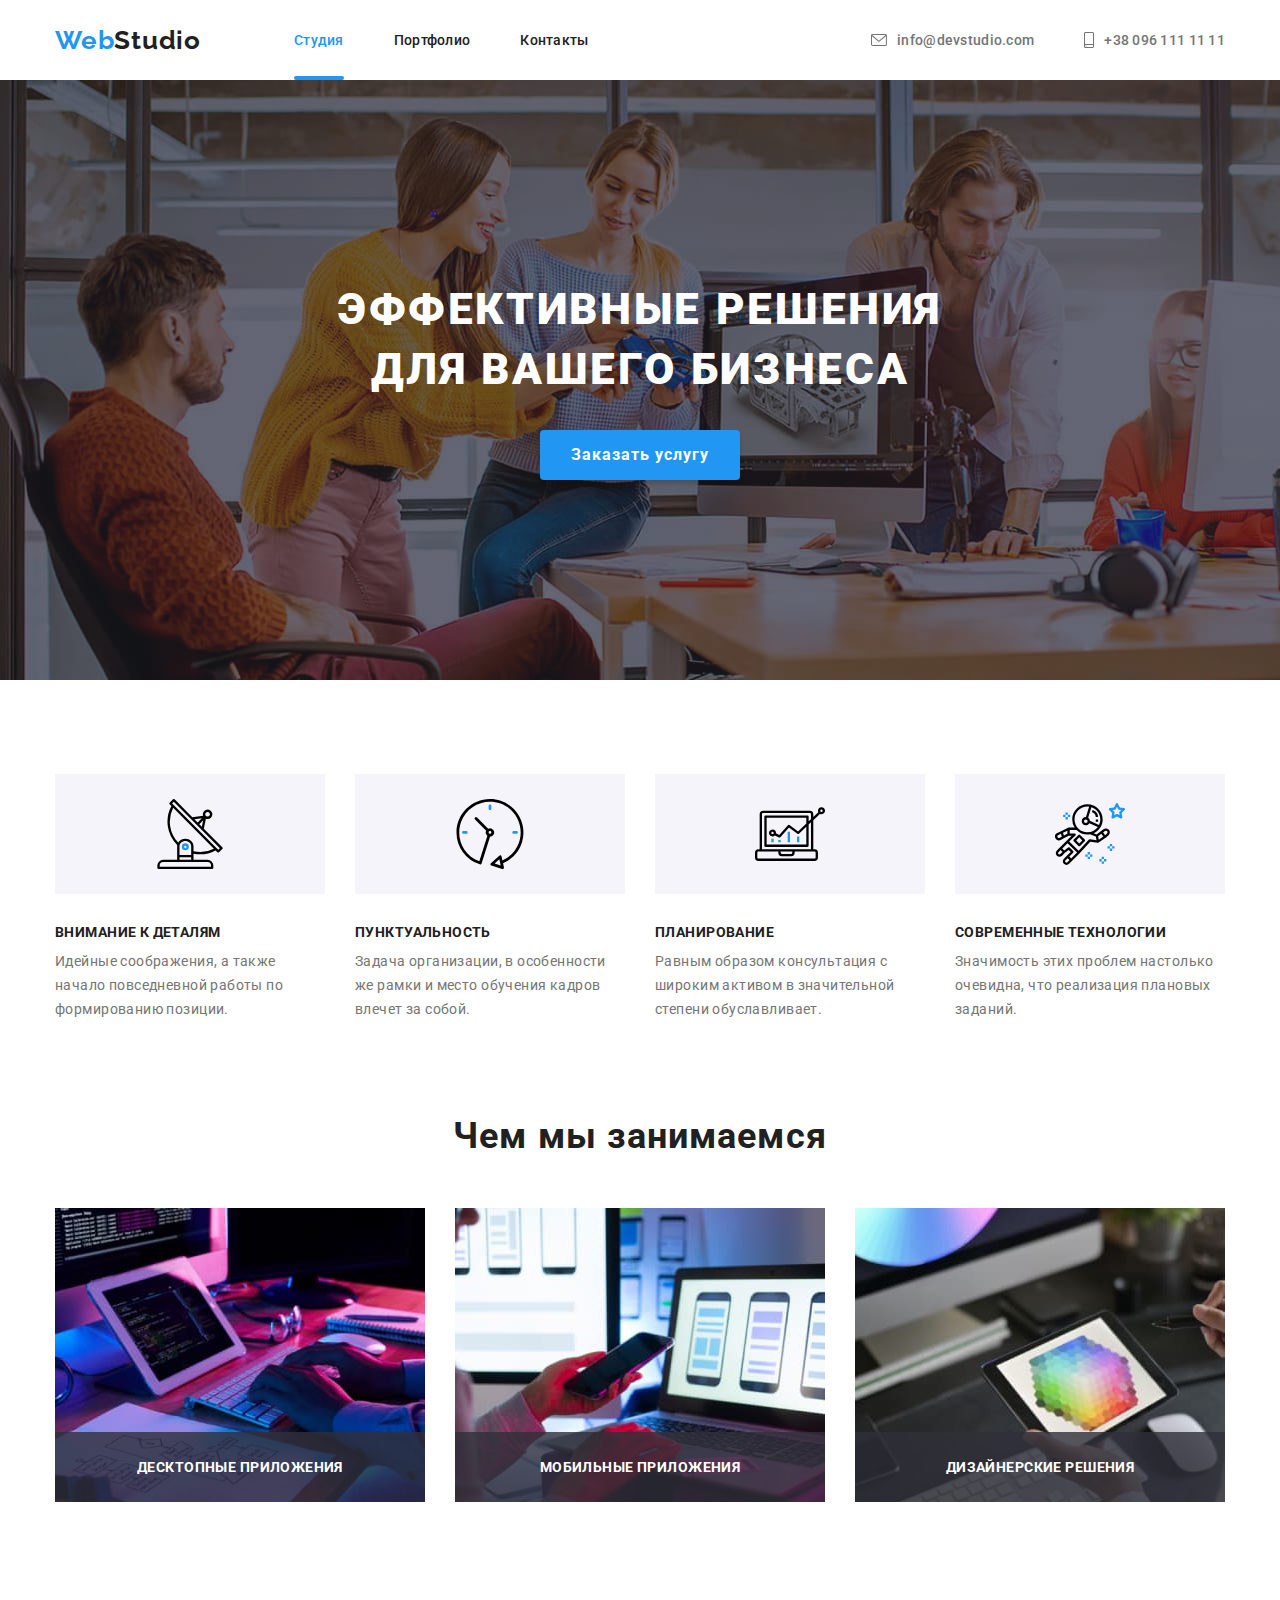
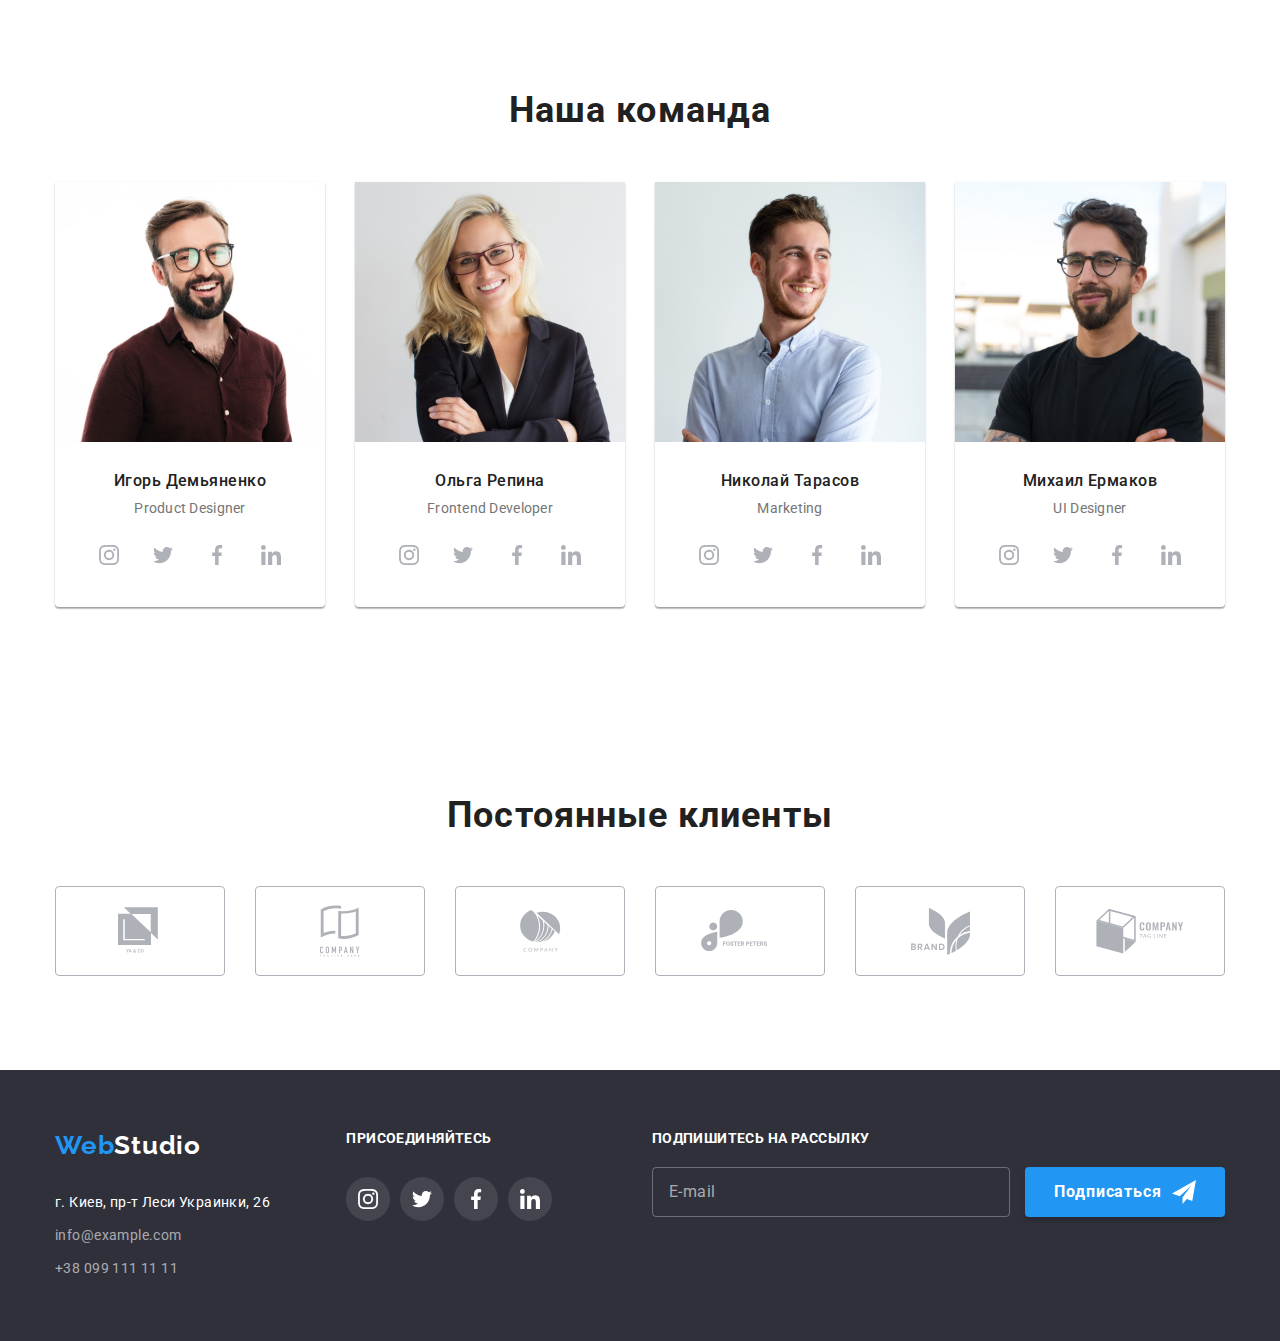
<file: index.html>
<!DOCTYPE html>
<html lang="ru">
  <head>
    <meta charset="UTF-8" />
    <meta name="viewport" content="width=device-width, initial-scale=1.0" />
    <link href="https://fonts.googleapis.com/css2?family=Raleway:wght@700&family=Roboto:wght@400;500;700;900&display=swap"
      rel="stylesheet">
    <link rel="stylesheet" href="./css/main.min.css" />
    <title>WebStudio</title>
  </head>
  <body>
    <!-- Header -->
    <header>
      <div class="navigation">
        <div class="main-nav">
          <a lang="en" href="./index.html" class="logo"
            ><span class="logo-accent">Web</span>Studio</a
          >
          <nav>
            <ul class="top-menu">
              <li class="item">
                <a href="./index.html" class="top-menu--link current">Студия</a>
              </li>
              <li class="item">
                <a href="./portfolio.html" class="top-menu--link">Портфолио</a>
              </li>
              <li class="item">
                <a href="" class="top-menu--link">Контакты</a>
              </li>
            </ul>
          </nav>
        </div>

        <address class="address">
          <ul class="top-address">
            <li class="item">
              <a href="mailto:info@devstudio.com" class="top-address--link"
                ><svg class="mail-svg" width="16" height="12">
                  <use href="./image/sprite.svg#icon-envelope-hover"></use>
                </svg>
                info@devstudio.com</a
              >
            </li>
            <li class="item">
              <a href="tel:+380961111111" class="top-address--link"
                ><svg class="phone-svg" width="10" height="16">
                  <use href="./image/sprite.svg#icon-smartphone"></use>
                </svg>
                +38 096 111 11 11</a
              >
            </li>
          </ul>
        </address>
      </div>
    </header>
    <main>
      <!-- Герой -->

      <section class="hero">
        <div class="hero-container">
          <h1 class="main-title">Эффективные решения для вашего бизнеса</h1>
          <button type="button" class="button" data-modal-open>
            Заказать услугу
          </button>
        </div>
      </section>

      <!-- Преимущества -->

      <section class="advantage">
        <div class="advantage-container">
          <h2 class="visually-hidden">Преимущества</h2>
          <ul class="advantage-list">
            <li class="item">
              <div class="advantage--icon">
                <svg class="" width="70" height="70">
                  <use href="./image/sprite.svg#icon-antenna"></use>
                </svg>
              </div>
              <p class="advantage-title">Внимание к деталям</p>
              <p class="text">
                Идейные соображения, а также начало повседневной работы по
                формированию позиции.
              </p>
            </li>
            <li class="item">
              <div class="advantage--icon">
                <svg class="" width="70" height="70">
                  <use href="./image/sprite.svg#icon-clock"></use>
                </svg>
              </div>
              <p class="advantage-title">Пунктуальность</p>
              <p class="text">
                Задача организации, в особенности же рамки и место обучения
                кадров влечет за собой.
              </p>
            </li>
            <li class="item">
              <div class="advantage--icon">
                <svg class="" width="70" height="70">
                  <use href="./image/sprite.svg#icon-diagram"></use>
                </svg>
              </div>
              <p class="advantage-title">Планирование</p>
              <p class="text">
                Равным образом консультация с широким активом в значительной
                степени обуславливает.
              </p>
            </li>
            <li class="item">
              <div class="advantage--icon">
                <svg class="" width="70" height="70">
                  <use href="./image/sprite.svg#icon-astronaut"></use>
                </svg>
              </div>
              <p class="advantage-title">Современные технологии</p>
              <p class="text">
                Значимость этих проблем настолько очевидна, что реализация
                плановых заданий.
              </p>
            </li>
          </ul>
        </div>
      </section>

      <!-- Чем мы занимаемся -->

      <section class="work">
        <div class="work-container">
          <h2 class="title">Чем мы занимаемся</h2>
          <ul class="work-list">
            <li class="item">
              <img
                src="./image/rozrabotka.jpg"
                alt="Разработка сайтов"
                width="370"
                height="294"
              />
              <p class="work--title">Десктопные приложения</p>
            </li>
            <li class="item">
              <img
                src="./image/adaptiv-saitov.jpg"
                alt="Адаптивные сайты"
                width="370"
                height="294"
              />
              <p class="work--title">Мобильные приложения</p>
            </li>
            <li class="item">
              <img
                src="./image/dizain.jpg"
                alt="Создание дизайна для сайтов"
                width="370"
                height="294"
              />
              <p class="work--title">Дизайнерские решения</p>
            </li>
          </ul>
        </div>
      </section>

      <!-- Наша команда -->

      <section class="team">
        <div class="team-container">
          <h2 class="title">Наша команда</h2>
          <ul class="team-list">
            <li class="item">
              <img
                class="photo"
                src="./image/demyanenko.jpg"
                alt="Игорь Демьяненко"
                width="270"
                height="260"
              />
              <h3 class="name">Игорь Демьяненко</h3>
              <p class="specialty" lang="en">Product Designer</p>
              <ul class="social">
                <li class="social-item">
                  <a class="social-link" href="">
                    <svg class="social-svg" width="20" height="20">
                      <use href="./image/sprite.svg#icon-instagram"></use>
                    </svg>
                  </a>
                </li>
                <li class="social-item">
                  <a class="social-link" href="">
                    <svg class="social-svg" width="20" height="20">
                      <use href="./image/sprite.svg#icon-twitter"></use>
                    </svg>
                  </a>
                </li>
                <li class="social-item">
                  <a class="social-link" href="">
                    <svg class="social-svg" width="20" height="20">
                      <use href="./image/sprite.svg#icon-facebook"></use>
                    </svg>
                  </a>
                </li>
                <li class="social-item">
                  <a class="social-link" href="">
                    <svg class="social-svg" width="20" height="20">
                      <use href="./image/sprite.svg#icon-linkedin"></use>
                    </svg>
                  </a>
                </li>
              </ul>
            </li>
            <li class="item">
              <img
                class="photo"
                src="./image/repina.jpg"
                alt="Ольга Репина"
                width="270"
                height="260"
              />
              <h3 class="name">Ольга Репина</h3>
              <p class="specialty" lang="en">Frontend Developer</p>
              <ul class="social">
                <li class="social-item">
                  <a class="social-link" href="">
                    <svg class="social-svg" width="20" height="20">
                      <use href="./image/sprite.svg#icon-instagram"></use>
                    </svg>
                  </a>
                </li>
                <li class="social-item">
                  <a class="social-link" href="">
                    <svg class="social-svg" width="20" height="20">
                      <use href="./image/sprite.svg#icon-twitter"></use>
                    </svg>
                  </a>
                </li>
                <li class="social-item">
                  <a class="social-link" href="">
                    <svg class="social-svg" width="20" height="20">
                      <use href="./image/sprite.svg#icon-facebook"></use>
                    </svg>
                  </a>
                </li>
                <li class="social-item">
                  <a class="social-link" href="">
                    <svg class="social-svg" width="20" height="20">
                      <use href="./image/sprite.svg#icon-linkedin"></use>
                    </svg>
                  </a>
                </li>
              </ul>
            </li>
            <li class="item">
              <img
                class="photo"
                src="./image/tarasov.jpg"
                alt="Николай Тарасов"
                width="270"
                height="260"
              />
              <h3 class="name">Николай Тарасов</h3>
              <p class="specialty" lang="en">Marketing</p>
              <ul class="social">
                <li class="social-item">
                  <a class="social-link" href="">
                    <svg class="social-svg" width="20" height="20">
                      <use href="./image/sprite.svg#icon-instagram"></use>
                    </svg>
                  </a>
                </li>
                <li class="social-item">
                  <a class="social-link" href="">
                    <svg class="social-svg" width="20" height="20">
                      <use href="./image/sprite.svg#icon-twitter"></use>
                    </svg>
                  </a>
                </li>
                <li class="social-item">
                  <a class="social-link" href="">
                    <svg class="social-svg" width="20" height="20">
                      <use href="./image/sprite.svg#icon-facebook"></use>
                    </svg>
                  </a>
                </li>
                <li class="social-item">
                  <a class="social-link" href="">
                    <svg class="social-svg" width="20" height="20">
                      <use href="./image/sprite.svg#icon-linkedin"></use>
                    </svg>
                  </a>
                </li>
              </ul>
            </li>
            <li class="item">
              <img
                class="photo"
                src="./image/ermakov.jpg"
                alt="Михаил Ермаков"
                width="270"
                height="260"
              />
              <h3 class="name">Михаил Ермаков</h3>
              <p class="specialty" lang="en">UI Designer</p>
              <ul class="social">
                <li class="social-item">
                  <a class="social-link" href="">
                    <svg class="social-svg" width="20" height="20">
                      <use href="./image/sprite.svg#icon-instagram"></use>
                    </svg>
                  </a>
                </li>
                <li class="social-item">
                  <a class="social-link" href="">
                    <svg class="social-svg" width="20" height="20">
                      <use href="./image/sprite.svg#icon-twitter"></use>
                    </svg>
                  </a>
                </li>
                <li class="social-item">
                  <a class="social-link" href="">
                    <svg class="social-svg" width="20" height="20">
                      <use href="./image/sprite.svg#icon-facebook"></use>
                    </svg>
                  </a>
                </li>
                <li class="social-item">
                  <a class="social-link" href="">
                    <svg class="social-svg" width="20" height="20">
                      <use href="./image/sprite.svg#icon-linkedin"></use>
                    </svg>
                  </a>
                </li>
              </ul>
            </li>
          </ul>
        </div>
      </section>

      <!-- Клиенты -->

      <section class="clients">
        <div class="clients-container">
          <h2 class="title">Постоянные клиенты</h2>
          <ul class="clients-list">
            <li class="clients-item">
              <a href="" class="clients-link"
                ><svg class="clients-svg" width="44" height="49">
                  <use href="./image/sprite.svg#icon-logo-1"></use></svg
              ></a>
            </li>
            <li class="clients-item">
              <a href="" class="clients-link"
                ><svg class="clients-svg" width="40" height="52">
                  <use href="./image/sprite.svg#icon-logo-2"></use></svg
              ></a>
            </li>
            <li class="clients-item">
              <a href="" class="clients-link"
                ><svg class="clients-svg" width="41" height="42">
                  <use href="./image/sprite.svg#icon-logo-3"></use></svg
              ></a>
            </li>
            <li class="clients-item">
              <a href="" class="clients-link"
                ><svg class="clients-svg" width="79" height="42">
                  <use href="./image/sprite.svg#icon-logo-4"></use></svg
              ></a>
            </li>
            <li class="clients-item">
              <a href="" class="clients-link"
                ><svg class="clients-svg" width="59" height="47">
                  <use href="./image/sprite.svg#icon-logo-5"></use></svg
              ></a>
            </li>
            <li class="clients-item">
              <a href="" class="clients-link"
                ><svg class="clients-svg" width="88" height="45">
                  <use href="./image/sprite.svg#icon-logo-6"></use></svg
              ></a>
            </li>
          </ul>
        </div>
      </section>
    </main>

    <!-- Footer -->

    <footer class="footer">
      <div class="footer-container">
        <div class="address">
          <a lang="en" href="./index.html" class="logo"
            ><span class="logo-accent">Web</span>Studio</a
          >
          <address>
            <ul class="footer-address">
              <li class="item">
                <a
                  href="https://goo.gl/maps/jd2Q6fffBSF1kD2X9"
                  class="footer-address__link"
                  target="_blank"
                  >г. Киев, пр-т Леси Украинки, 26</a
                >
              </li>
              <li class="item">
                <a href="mailto:info@example.com" class="footer-address__link"
                  >info@example.com</a
                >
              </li>
              <li class="item">
                <a href="tel:+380991111111" class="footer-address__link"
                  >+38 099 111 11 11</a
                >
              </li>
            </ul>
          </address>
        </div>

        <!-- Блок присоединяйтесь -->

        <div class="join">
          <b class="join-title">присоединяйтесь</b>
          <ul class="social">
            <li class="social-item">
              <a class="social-link" href="">
                <svg class="social-svg" width="20" height="20">
                  <use href="./image/sprite.svg#icon-instagram"></use>
                </svg>
              </a>
            </li>
            <li class="social-item">
              <a class="social-link" href="">
                <svg class="social-svg" width="20" height="20">
                  <use href="./image/sprite.svg#icon-twitter"></use>
                </svg>
              </a>
            </li>
            <li class="social-item">
              <a class="social-link" href="">
                <svg class="social-svg" width="20" height="20">
                  <use href="./image/sprite.svg#icon-facebook"></use>
                </svg>
              </a>
            </li>
            <li class="social-item">
              <a class="social-link" href="">
                <svg class="social-svg" width="20" height="20">
                  <use href="./image/sprite.svg#icon-linkedin"></use>
                </svg>
              </a>
            </li>
          </ul>
        </div>
        <!-- Подпишитесь на рассылку -->

        <div class="subscribe">
          <p class="subscribe--title">Подпишитесь на рассылку</p>
          <form>
            <label class="subscribe--label">
              <input
                type="email"
                name="mail"
                class="user-email"
                placeholder="E-mail"
              />
            </label>
            <button type="submit" class="button">
              <span class="subscribe--button__text">Подписаться</span>
              <svg width="24" height="24">
                <use href="./image/sprite.svg#icon-send"></use>
              </svg>
            </button>
          </form>
        </div>
      </div>
    </footer>
    <div class="backdrop is-hidden" data-modal>
      <div class="modal">
        <p class="modal-title">Оставьте свои данные, мы вам перезвоним</p>

        <form class="modal-form">
          <label class="modal-label">
            <span class="modal-label-text">Имя</span>

            <input
              class="modal-input"
              type="text"
              name="user-name"
              placeholder=" "
            />
            <svg class="modal-svg" width="18" height="18">
              <use href="./image/sprite.svg#icon-person-black"></use>
            </svg>
          </label>

          <label class="modal-label">
            <span class="modal-label-text">Телефон</span>
            <input
              class="modal-input"
              type="tel"
              name="phone"
              placeholder=" "
            />
            <svg class="modal-svg" width="18" height="18">
              <use href="./image/sprite.svg#icon-phone-black"></use>
            </svg>
          </label>

          <label class="modal-label">
            <span class="modal-label-text">Почта</span>
            <input
              class="modal-input"
              type="email"
              name="mail"
              placeholder=" "
            />
            <svg class="modal-svg" width="18" height="18">
              <use href="./image/sprite.svg#icon-email-black"></use>
            </svg>
          </label>

          <label class="modal-label-textarea">
            <span class="modal-label-text">Комментарий</span>
            <textarea
              class="modal-textarea"
              name="massege"
              placeholder="Введите текст"
            ></textarea>
          </label>

          <label class="label-policy">
            <input
              type="checkbox"
              name="policy-check"
              class="policy-check-input visually-hidden"
            />

            <!-- Оформление чекбокса через свг спрайт -->

            <span class="label-policy-check">
              <svg width="11" height="8">
                <use href="./image/sprite.svg#icon-Vector"></use>
              </svg>
            </span>

            <!-- ===================================== -->

            <span class="label-policy-text"
              >Соглашаюсь с рассылкой и принимаю
              <a href="" class="policy-link">Условия договора</a></span
            >
          </label>

          <button type="submit" class="modal-button">Отправить</button>
        </form>
        <button type="button" class="modal-btn" data-modal-close>
          <svg class="" width="18" height="18">
            <use href="./image/sprite.svg#icon-close-black"></use>
          </svg>
        </button>
      </div>
    </div>
    <script src="./js/modal.js"></script>
  </body>
</html>
</file>
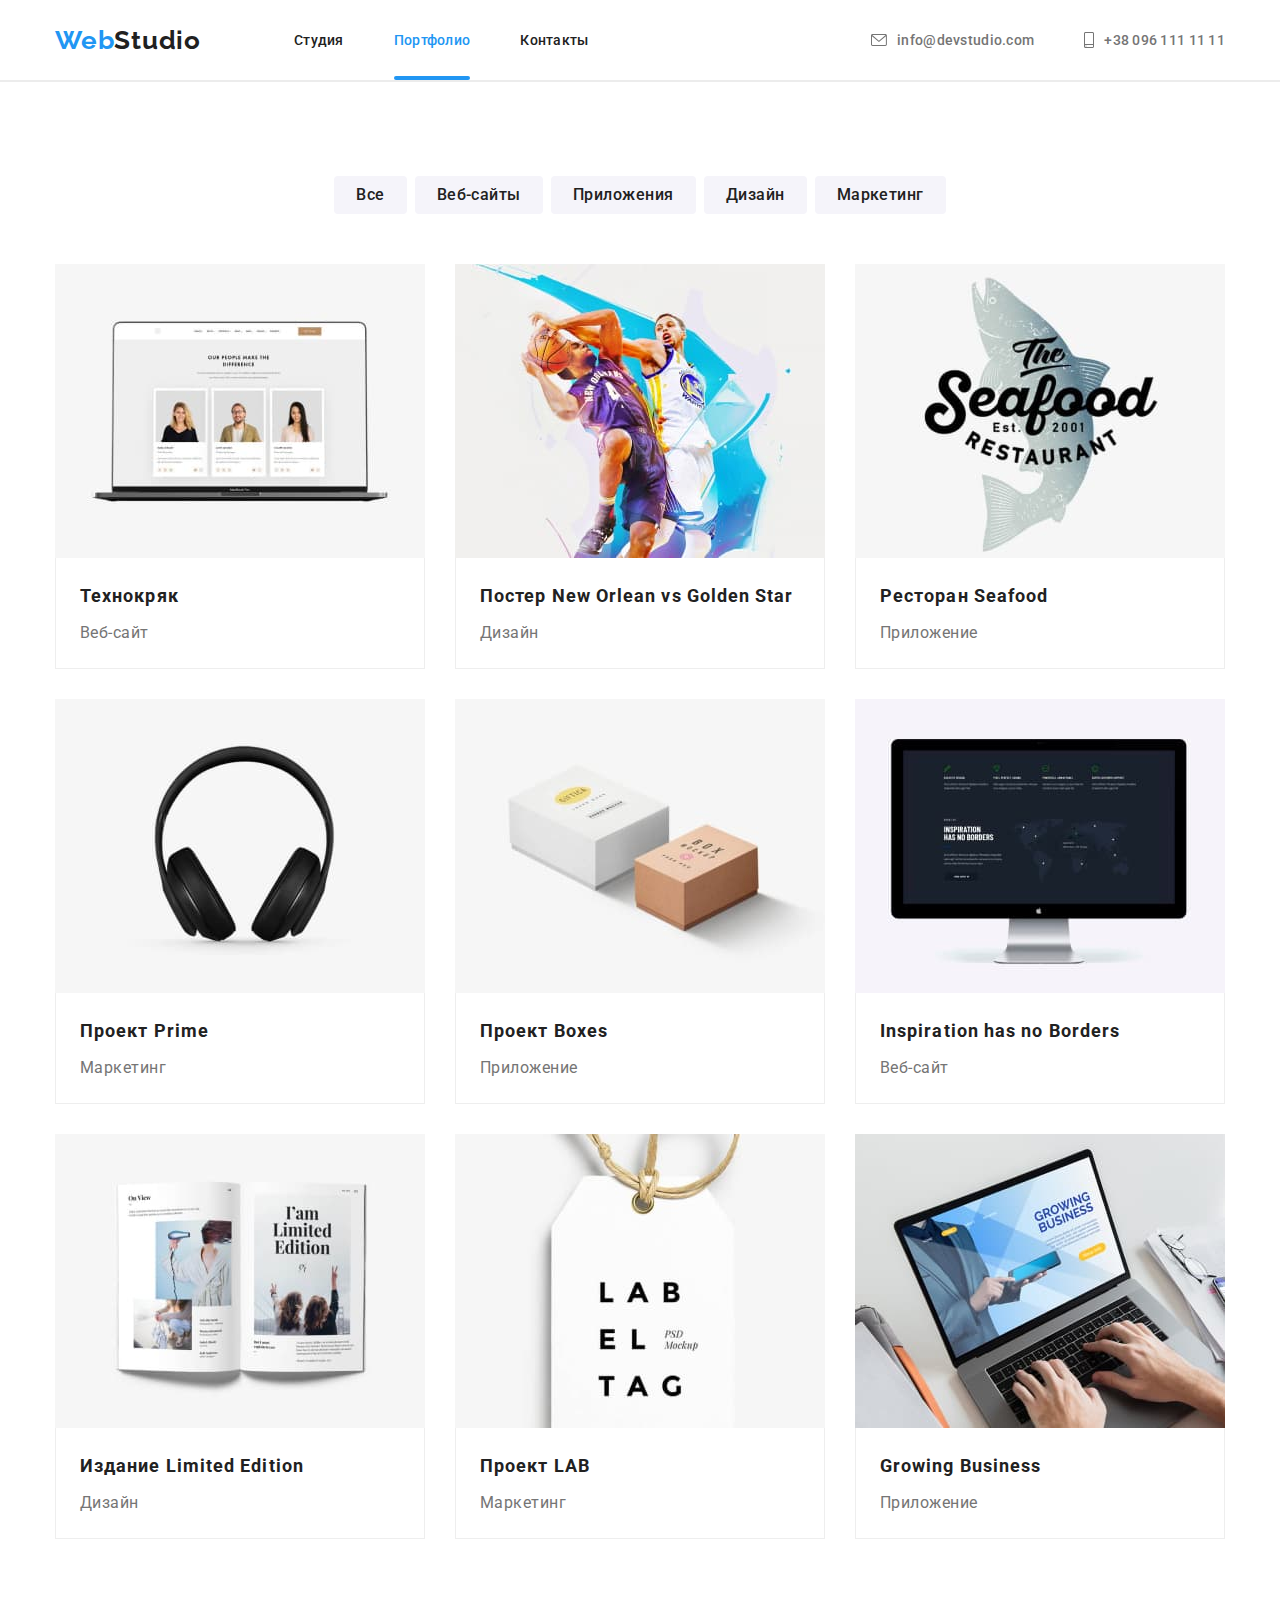
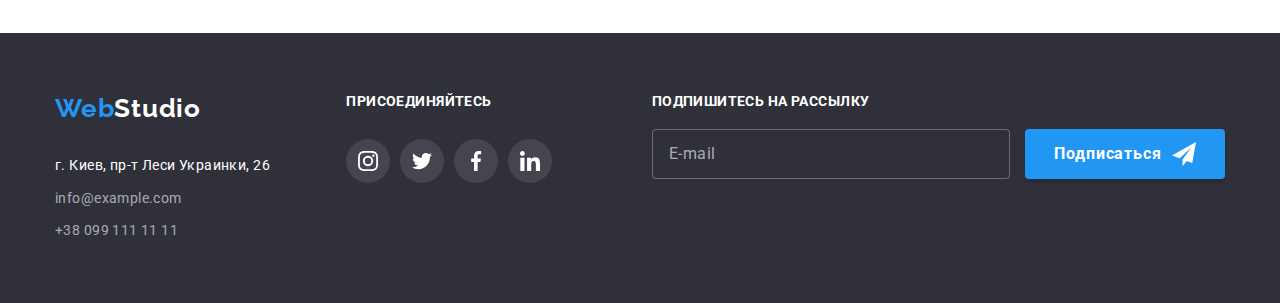
<file: portfolio.html>
<!DOCTYPE html>
<html lang="ru">
  <head>
    <meta charset="UTF-8" />
    <meta name="viewport" content="width=device-width, initial-scale=1.0" />
    <link
      href="https://fonts.googleapis.com/css2?family=Raleway:wght@700&family=Roboto:wght@400;500;700;900&display=swap"
      rel="stylesheet"
    />
    <link rel="stylesheet" href="./css/portfolio.min.css" />
    <title>Portfolio</title>
  </head>

  <body>
    <!-- Header -->
    <header class="header-portfolio">
      <div class="navigation">
        <div class="main-nav">
          <a lang="en" href="./index.html" class="logo"
            ><span class="logo-accent">Web</span>Studio</a
          >
          <nav>
            <ul class="top-menu">
              <li class="item">
                <a href="./index.html" class="top-menu--link">Студия</a>
              </li>
              <li class="item">
                <a href="./portfolio.html" class="top-menu--link current"
                  >Портфолио</a
                >
              </li>
              <li class="item">
                <a href="" class="top-menu--link">Контакты</a>
              </li>
            </ul>
          </nav>
        </div>

        <address class="address">
          <ul class="top-address">
            <li class="item">
              <a href="mailto:info@devstudio.com" class="top-address--link"
                ><svg class="mail-svg" width="16" height="12">
                  <use href="./image/sprite.svg#icon-envelope-hover"></use>
                </svg>
                info@devstudio.com</a
              >
            </li>
            <li class="item">
              <a href="tel:+380961111111" class="top-address--link"
                ><svg class="phone-svg" width="10" height="16">
                  <use href="./image/sprite.svg#icon-smartphone"></use>
                </svg>
                +38 096 111 11 11</a
              >
            </li>
          </ul>
        </address>
      </div>
    </header>

    <!-- Main -->

    <main>
      <section class="portfolio">
        <div class="portfolio-container">
          <!-- Фильтр -->

          <ul class="filter">
            <li class="item"><a href="" class="filter-link">Все</a></li>
            <li class="item">
              <a href="" class="filter-link">Веб-сайты</a>
            </li>
            <li class="item">
              <a href="" class="filter-link">Приложения</a>
            </li>
            <li class="item"><a href="" class="filter-link">Дизайн</a></li>
            <li class="item">
              <a href="" class="filter-link">Маркетинг</a>
            </li>
          </ul>

          <!-- Карточки -->

          <ul class="cards">
            <li class="item">
              <a href="" class="cards-link">
                <div class="cards-block">
                  <img
                    src="./image/sait.jpg"
                    alt="Веб-сайт компании"
                    width="370"
                    height="294"
                    class="card-foto"
                  />
                  <p class="card-desc--text">
                    Технокряк это современная площадка распространения
                    коронавируса. Компании используют эту платформу для
                    цифрового шпионажа и атак на защищённые сервера конкурентов.
                  </p>
                </div>

                <div class="card-desc">
                  <h2 class="name-card">Технокряк</h2>
                  <p class="text-card">Веб-сайт</p>
                </div>
              </a>
            </li>
            <li class="item">
              <a href="" class="cards-link">
                <div class="cards-block">
                  <img
                    src="./image/basketball.jpg"
                    alt="Дизайн постера"
                    width="370"
                    height="294"
                    class="card-foto"
                  />
                  <p class="card-desc--text">
                    Технокряк это современная площадка распространения
                    коронавируса. Компании используют эту платформу для
                    цифрового шпионажа и атак на защищённые сервера конкурентов.
                  </p>
                </div>

                <div class="card-desc">
                  <h2 class="name-card">Постер New Orlean vs Golden Star</h2>
                  <p class="text-card">Дизайн</p>
                </div>
              </a>
            </li>
            <li class="item">
              <a href="" class="cards-link">
                <div class="cards-block">
                  <img
                    src="./image/restaurant.jpg"
                    alt="Приложение для ресторана"
                    width="370"
                    height="294"
                    class="card-foto"
                  />
                  <p class="card-desc--text">
                    Технокряк это современная площадка распространения
                    коронавируса. Компании используют эту платформу для
                    цифрового шпионажа и атак на защищённые сервера конкурентов.
                  </p>
                </div>

                <div class="card-desc">
                  <h2 class="name-card">Ресторан Seafood</h2>
                  <p class="text-card">Приложение</p>
                </div>
              </a>
            </li>
            <li class="item">
              <a href="" class="cards-link">
                <div class="cards-block">
                  <img
                    src="./image/naushniki.jpg"
                    alt="Наушники"
                    width="370"
                    height="294"
                    class="card-foto"
                  />
                  <p class="card-desc--text">
                    Технокряк это современная площадка распространения
                    коронавируса. Компании используют эту платформу для
                    цифрового шпионажа и атак на защищённые сервера конкурентов.
                  </p>
                </div>

                <div class="card-desc">
                  <h2 class="name-card">Проект Prime</h2>
                  <p class="text-card">Маркетинг</p>
                </div>
              </a>
            </li>
            <li class="item">
              <a href="" class="cards-link">
                <div class="cards-block">
                  <img
                    src="./image/boxes.jpg"
                    alt="Две коробки"
                    width="370"
                    height="294"
                    class="card-foto"
                  />
                  <p class="card-desc--text">
                    Технокряк это современная площадка распространения
                    коронавируса. Компании используют эту платформу для
                    цифрового шпионажа и атак на защищённые сервера конкурентов.
                  </p>
                </div>

                <div class="card-desc">
                  <h2 class="name-card">Проект Boxes</h2>
                  <p class="text-card">Приложение</p>
                </div>
              </a>
            </li>
            <li class="item">
              <a href="" class="cards-link">
                <div class="cards-block">
                  <img
                    src="./image/karta.jpg"
                    alt="Веб-сайт"
                    width="370"
                    height="294"
                    class="card-foto"
                  />
                  <p class="card-desc--text">
                    Технокряк это современная площадка распространения
                    коронавируса. Компании используют эту платформу для
                    цифрового шпионажа и атак на защищённые сервера конкурентов.
                  </p>
                </div>

                <div class="card-desc">
                  <h2 class="name-card">Inspiration has no Borders</h2>
                  <p class="text-card">Веб-сайт</p>
                </div>
              </a>
            </li>
            <li class="item">
              <a href="" class="cards-link">
                <div class="cards-block">
                  <img
                    src="./image/izdanie.jpg"
                    alt="Дизайн для издания"
                    width="370"
                    height="294"
                    class="card-foto"
                  />
                  <p class="card-desc--text">
                    Технокряк это современная площадка распространения
                    коронавируса. Компании используют эту платформу для
                    цифрового шпионажа и атак на защищённые сервера конкурентов.
                  </p>
                </div>

                <div class="card-desc">
                  <h2 class="name-card">Издание Limited Edition</h2>
                  <p class="text-card">Дизайн</p>
                </div>
              </a>
            </li>
            <li class="item">
              <a href="" class="cards-link">
                <div class="cards-block">
                  <img
                    src="./image/lab.jpg"
                    alt="Проект LAB"
                    width="370"
                    height="294"
                    class="card-foto"
                  />
                  <p class="card-desc--text">
                    Технокряк это современная площадка распространения
                    коронавируса. Компании используют эту платформу для
                    цифрового шпионажа и атак на защищённые сервера конкурентов.
                  </p>
                </div>

                <div class="card-desc">
                  <h2 class="name-card">Проект LAB</h2>
                  <p class="text-card">Маркетинг</p>
                </div>
              </a>
            </li>
            <li class="item">
              <a href="" class="cards-link">
                <div class="cards-block">
                  <img
                    src="./image/noutbook.jpg"
                    alt="Ноутбук"
                    width="370"
                    height="294"
                    class="card-foto"
                  />
                  <p class="card-desc--text">
                    Технокряк это современная площадка распространения
                    коронавируса. Компании используют эту платформу для
                    цифрового шпионажа и атак на защищённые сервера конкурентов.
                  </p>
                </div>

                <div class="card-desc">
                  <h2 class="name-card">Growing Business</h2>
                  <p class="text-card">Приложение</p>
                </div>
              </a>
            </li>
          </ul>
        </div>
      </section>
    </main>

    <!-- Footer -->

    <footer class="footer">
      <div class="footer-container">
        <div class="address">
          <a lang="en" href="./index.html" class="logo"
            ><span class="logo-accent">Web</span>Studio</a
          >
          <address>
            <ul class="footer-address">
              <li class="item">
                <a
                  href="https://goo.gl/maps/jd2Q6fffBSF1kD2X9"
                  class="footer-address__link"
                  target="_blank"
                  >г. Киев, пр-т Леси Украинки, 26</a
                >
              </li>
              <li class="item">
                <a href="mailto:info@example.com" class="footer-address__link"
                  >info@example.com</a
                >
              </li>
              <li class="item">
                <a href="tel:+380991111111" class="footer-address__link"
                  >+38 099 111 11 11</a
                >
              </li>
            </ul>
          </address>
        </div>

        <!-- Блок присоединяйтесь -->

        <div class="join">
          <b class="join-title">присоединяйтесь</b>
          <ul class="social">
            <li class="social-item">
              <a class="social-link" href="">
                <svg class="social-svg" width="20" height="20">
                  <use href="./image/sprite.svg#icon-instagram"></use>
                </svg>
              </a>
            </li>
            <li class="social-item">
              <a class="social-link" href="">
                <svg class="social-svg" width="20" height="20">
                  <use href="./image/sprite.svg#icon-twitter"></use>
                </svg>
              </a>
            </li>
            <li class="social-item">
              <a class="social-link" href="">
                <svg class="social-svg" width="20" height="20">
                  <use href="./image/sprite.svg#icon-facebook"></use>
                </svg>
              </a>
            </li>
            <li class="social-item">
              <a class="social-link" href="">
                <svg class="social-svg" width="20" height="20">
                  <use href="./image/sprite.svg#icon-linkedin"></use>
                </svg>
              </a>
            </li>
          </ul>
        </div>
        <!-- Подпишитесь на рассылку -->

        <div class="subscribe">
          <p class="subscribe--title">Подпишитесь на рассылку</p>
          <form>
            <label class="subscribe--label">
              <input
                type="email"
                name="mail"
                class="user-email"
                placeholder="E-mail"
              />
            </label>
            <button type="submit" class="button">
              <span class="subscribe--button__text">Подписаться</span>
              <svg width="24" height="24">
                <use href="./image/sprite.svg#icon-send"></use>
              </svg>
            </button>
          </form>
        </div>
      </div>
    </footer>
  </body>
</html>
</file>
<file: css/main.min.css>
/*! modern-normalize v1.0.0 | MIT License | https://github.com/sindresorhus/modern-normalize */*,*::before,*::after{box-sizing:border-box}:root{tab-size:4}html{line-height:1.15;-webkit-text-size-adjust:100%}body{margin:0}body{font-family:system-ui,-apple-system,"Segoe UI",Roboto,Helvetica,Arial,sans-serif,"Apple Color Emoji","Segoe UI Emoji"}hr{height:0;color:inherit}abbr[title]{text-decoration:underline dotted}b,strong{font-weight:bolder}code,kbd,samp,pre{font-family:ui-monospace, SFMono-Regular, Consolas, 'Liberation Mono', Menlo, monospace;font-size:1em}small{font-size:80%}sub,sup{font-size:75%;line-height:0;position:relative;vertical-align:baseline}sub{bottom:-0.25em}sup{top:-0.5em}table{text-indent:0;border-color:inherit}button,input,optgroup,select,textarea{font-family:inherit;font-size:100%;line-height:1.15;margin:0}button,select{text-transform:none}button,[type='button'],[type='reset'],[type='submit']{-webkit-appearance:button}::-moz-focus-inner{border-style:none;padding:0}:-moz-focusring{outline:1px dotted ButtonText}:-moz-ui-invalid{box-shadow:none}legend{padding:0}progress{vertical-align:baseline}::-webkit-inner-spin-button,::-webkit-outer-spin-button{height:auto}[type='search']{-webkit-appearance:textfield;outline-offset:-2px}::-webkit-search-decoration{-webkit-appearance:none}::-webkit-file-upload-button{-webkit-appearance:button;font:inherit}summary{display:list-item}.top-menu,.top-address,.main-nav,.advantage-list,.work-list,.team-list,.clients-list,.footer-address,.social{list-style:none;padding:0;margin:0}.logo,.top-menu--link,.top-address--link,.footer-address__link,.social-link{display:block;text-decoration:none;font-style:normal}.navigation,.hero-container,.advantage-container,.work-container,.team-container,.clients-container,.footer-container{margin-left:auto;margin-right:auto;padding-left:15px;padding-right:15px;width:1200px}body{font-family:Roboto, sans-serif;font-style:normal;font-weight:400;font-size:14px;line-height:1.16;letter-spacing:0.02em;color:#757575}.button,.modal-button{padding-top:10px;padding-bottom:10px;font-weight:700;font-size:16px;line-height:1.87;letter-spacing:0.06em;width:200px;height:50px;background-color:#2196f3;color:#fff;box-shadow:0px 4px 4px rgba(0,0,0,0.15);border-radius:4px;border:0}.title{margin-top:0;margin-bottom:50px;font-weight:700;font-size:36px;line-height:1.16;letter-spacing:0.03em;text-align:center;color:#212121}.visually-hidden{position:absolute !important;clip:rect(1px 1px 1px 1px);clip:rect(1px, 1px, 1px, 1px);padding:0 !important;border:0 !important;height:1px !important;width:1px !important;overflow:hidden}img{display:block}button{cursor:pointer}.logo{margin-right:93px;font-family:Raleway, sans-serif;font-size:26px;font-weight:700;line-height:1.19;letter-spacing:0.03em;color:#212121}.logo-accent{color:#2196f3}.footer .logo{margin-right:0;margin-bottom:30px;color:#fff}.top-menu{display:flex}.top-menu .item{position:relative}.top-menu .item:not(:last-child){margin-right:50px}.top-menu--link{display:flex;align-items:center;height:80px;font-weight:500;color:#212121;transition:color 250ms cubic-bezier(0.4, 0, 0.2, 1)}.top-menu--link:hover,.top-menu--link:focus{color:#2196f3}.top-menu--link.current::after{position:absolute;left:0;bottom:0;content:'';width:100%;height:4px;border-radius:2px;background-color:#2196f3}.current{color:#2196f3}.header-portfolio{border-bottom:2px solid #ececec}.top-address{display:flex}.top-address .item{display:flex;align-items:center}.top-address .item:not(:last-child){margin-right:50px}.top-address--link{display:flex;align-items:center;font-weight:500;color:#757575;transition:color 250ms cubic-bezier(0.4, 0, 0.2, 1)}.top-address--link:hover,.top-address--link:focus{color:#2196f3}.top-address--link:hover .mail-svg,.top-address--link:focus .mail-svg{fill:#2196f3}.top-address--link:hover .phone-svg,.top-address--link:focus .phone-svg{fill:#2196f3}.mail-svg{margin-right:10px;fill:#757575;transition:fill 250ms cubic-bezier(0.4, 0, 0.2, 1)}.phone-svg{margin-right:10px;fill:#757575;transition:fill 250ms cubic-bezier(0.4, 0, 0.2, 1)}.navigation{display:flex;align-items:center;height:80px}.main-nav{display:flex;align-items:center}.address{margin-left:auto}.hero{padding-top:50px;padding-bottom:50px;display:flex;align-items:center;min-height:600px;background-color:#212121;background-image:linear-gradient(rgba(47,48,58,0.4), rgba(47,48,58,0.4)),url("../image/hero-Img.jpg")}.hero-container{display:flex;flex-direction:column;justify-content:center;align-items:center}.main-title{margin-top:0;margin-bottom:30px;margin-left:auto;margin-right:auto;text-align:center;font-weight:900;font-size:44px;line-height:1.36;letter-spacing:0.06em;text-transform:uppercase;width:696px;color:#fff}.advantage{padding-top:94px;padding-bottom:94px}.advantage .text{margin-top:0;margin-bottom:0;line-height:1.71;letter-spacing:0.03em}.advantage-list{display:flex}.advantage-title{margin-top:0;margin-bottom:10px;font-size:14px;font-weight:700;letter-spacing:0.03em;text-transform:uppercase;color:#212121}.advantage--icon{display:flex;margin-bottom:30px;align-items:center;justify-content:center;width:270px;height:120px;background-color:#f5f4fa}.advantage .item{width:270px}.advantage .item:not(:last-child){margin-right:30px}.work{margin-bottom:94px}.work-list{display:flex}.work .item{position:relative;width:370px}.work .item:not(:last-child){margin-right:30px}.work--title{display:flex;align-items:center;justify-content:center;position:absolute;bottom:0;left:0;margin-top:0;margin-bottom:0;width:100%;height:70px;font-weight:700;font-size:14px;letter-spacing:0.03em;text-transform:uppercase;color:#fff;background:rgba(47,48,58,0.8)}.team{padding-top:94px;padding-bottom:94px}.team-list{display:flex}.team .item{padding-bottom:30px;width:270px;box-shadow:0px 1px 3px rgba(0,0,0,0.12),0px 1px 1px rgba(0,0,0,0.14),0px 2px 1px rgba(0,0,0,0.2);border-radius:0px 0px 4px 4px}.team .item:not(:last-child){margin-right:30px}.name{margin-top:0;margin-bottom:10px;font-weight:500;font-size:16px;line-height:1.18;letter-spacing:0.03em;text-align:center;color:#212121}.specialty{margin-top:0;margin-bottom:16px;text-align:center}.photo{margin-bottom:30px}.clients{margin-top:94px;margin-bottom:94px}.clients-list{display:flex}.clients-item:not(:last-child){margin-right:30px}.clients-svg{fill:#afb1b8;transition:fill 250ms cubic-bezier(0.4, 0, 0.2, 1)}.clients-link{display:flex;justify-content:center;align-items:center;width:170px;height:90px;border:1px solid #afb1b8;box-sizing:border-box;border-radius:4px;transition:border-color 250ms cubic-bezier(0.4, 0, 0.2, 1)}.clients-link:hover,.clients-link:focus{border-color:#2196f3}.clients-link:hover .clients-svg,.clients-link:focus .clients-svg{fill:#2196f3}.footer{padding-top:60px;padding-bottom:60px;background-color:#2f303a}.footer-container{display:flex;justify-content:space-between}.footer .address{margin-right:70px;margin-left:0}.footer-address{font-size:14px;line-height:1.71;letter-spacing:0.03em}.footer-address .contact-address{color:#fff}.footer-address .item:not(:last-child){margin-bottom:9px}.footer-address .item:first-child .footer-address__link{color:#fff}.footer-address__link{color:rgba(255,255,255,0.6)}.backdrop{position:fixed;display:flex;top:0;left:0;width:100%;height:100%;background-color:rgba(0,0,0,0.2);opacity:1;overflow-y:scroll;transition:opacity 250ms cubic-bezier(0.4, 0, 0.2, 1)}.modal{position:relative;margin:auto;padding:40px;transform:scale(1);width:528px;max-height:581px;background:#fff;box-shadow:0px 1px 3px rgba(0,0,0,0.12),0px 1px 1px rgba(0,0,0,0.14),0px 2px 1px rgba(0,0,0,0.2);border-radius:4px;opacity:1;transition:transform 250ms cubic-bezier(0.4, 0, 0.2, 1),opacity 250ms cubic-bezier(0.4, 0, 0.2, 1)}.modal-title{margin-top:0;margin-bottom:30px;font-weight:700;font-size:20px;line-height:1.15;text-align:center;letter-spacing:0.03em;color:#212121}.modal-button{display:block;margin:0 auto}.modal-svg{position:absolute;left:12px;top:50%;transform:translateY(-50%);transition:fill 250ms cubic-bezier(0.4, 0, 0.2, 1)}.modal-btn{position:absolute;display:flex;align-items:center;justify-content:center;padding:0;top:8px;right:8px;width:30px;height:30px;background:#fff;border:1px solid rgba(0,0,0,0.1);border-radius:50%;transition:fill 250ms cubic-bezier(0.4, 0, 0.2, 1)}.modal-btn-btn:hover,.modal-btn-btn:focus{fill:#2196f3}.backdrop.is-hidden{opacity:0;pointer-events:none}.backdrop.is-hidden .modal{transform:scale(1.5);opacity:0}.modal-input{padding-left:42px;width:100%;height:40px;border:1px solid rgba(33,33,33,0.2);border-radius:4px;transition:border-color 250ms cubic-bezier(0.4, 0, 0.2, 1)}.modal-input:focus{outline:none;border:1px solid #2196f3}.modal-input:focus ~ .modal-svg{fill:#2196f3}.modal-input:not(:placeholder-shown) ~ .modal-svg{fill:#2196f3}.modal-label{position:relative;display:block;margin-bottom:28px}.modal-label-text{position:absolute;left:0;top:-18px}.modal-label-textarea{position:relative;display:block;margin-bottom:20px}.modal-textarea{padding:12px 16px;width:100%;height:120px;border:1px solid rgba(33,33,33,0.2);border-radius:4px;resize:none;transition:border-color 250ms cubic-bezier(0.4, 0, 0.2, 1)}.modal-textarea:focus{outline:none;border:1px solid #2196f3}.modal-textarea::placeholder{letter-spacing:0.01em;color:rgba(117,117,117,0.5)}.label-policy{display:flex;align-items:center;margin-bottom:30px}.label-policy-text{display:flex;line-height:1.71;letter-spacing:0.03em;color:#757575}.policy-link{display:block;height:19px;color:#2196f3;margin-left:3px;border-bottom:1px solid #2196f3;text-decoration:none}.label-policy-check{display:flex;justify-content:center;align-items:center;margin-right:7px;width:16px;height:15px;border:1px solid #212121;border-radius:2px;transition:background-color 250ms cubic-bezier(0.4, 0, 0.2, 1),border-color 250ms cubic-bezier(0.4, 0, 0.2, 1)}.policy-check-input:checked ~ .label-policy-check{background-color:#2196f3;border:1px solid #2196f3}.social{display:flex;justify-content:center}.social-item:not(:last-child){margin-right:10px}.social-svg{fill:#afb1b8;transition:fill 250ms cubic-bezier(0.4, 0, 0.2, 1)}.social-link{display:flex;justify-content:center;align-items:center;width:44px;height:44px;border-radius:50%;transition:background-color 250ms cubic-bezier(0.4, 0, 0.2, 1)}.social-link:hover,.social-link:focus{background-color:#2196f3}.social-link:hover .social-svg,.social-link:focus .social-svg{fill:#fff}.subscribe--title{margin-top:0;margin-bottom:20px;font-weight:700;letter-spacing:0.03em;text-transform:uppercase;color:#fff}.user-email{padding-left:16px;width:358px;height:50px;border:1px solid rgba(255,255,255,0.3);box-sizing:border-box;border-radius:4px;background-color:transparent;color:#fff}.user-email::placeholder{font-size:16px;line-height:1.25;letter-spacing:0.03em;color:rgba(255,255,255,0.6)}.user-email:focus{outline:none}.subscribe--label{position:relative;margin-right:12px}.subscribe--button__text{margin-right:10px;font-weight:700;font-size:16px;line-height:1.87;letter-spacing:0.06em;color:#fff}.subscribe .button,.subscribe .modal-button{display:inline-flex;align-items:center;justify-content:center}.join{margin-right:93px}.join-title{display:inline-block;margin-bottom:30px;font-weight:700;letter-spacing:0.03em;text-transform:uppercase;color:#fff}.join .social-link{background:rgba(255,255,255,0.1);transition:background-color 250ms cubic-bezier(0.4, 0, 0.2, 1)}.join .social-svg{fill:#fff}.join .social-link:hover,.join .social-link:focus{background-color:#2196f3}
</file>
<file: css/portfolio.min.css>
/*! modern-normalize v1.0.0 | MIT License | https://github.com/sindresorhus/modern-normalize */*,*::before,*::after{box-sizing:border-box}:root{tab-size:4}html{line-height:1.15;-webkit-text-size-adjust:100%}body{margin:0}body{font-family:system-ui,-apple-system,"Segoe UI",Roboto,Helvetica,Arial,sans-serif,"Apple Color Emoji","Segoe UI Emoji"}hr{height:0;color:inherit}abbr[title]{text-decoration:underline dotted}b,strong{font-weight:bolder}code,kbd,samp,pre{font-family:ui-monospace, SFMono-Regular, Consolas, 'Liberation Mono', Menlo, monospace;font-size:1em}small{font-size:80%}sub,sup{font-size:75%;line-height:0;position:relative;vertical-align:baseline}sub{bottom:-0.25em}sup{top:-0.5em}table{text-indent:0;border-color:inherit}button,input,optgroup,select,textarea{font-family:inherit;font-size:100%;line-height:1.15;margin:0}button,select{text-transform:none}button,[type='button'],[type='reset'],[type='submit']{-webkit-appearance:button}::-moz-focus-inner{border-style:none;padding:0}:-moz-focusring{outline:1px dotted ButtonText}:-moz-ui-invalid{box-shadow:none}legend{padding:0}progress{vertical-align:baseline}::-webkit-inner-spin-button,::-webkit-outer-spin-button{height:auto}[type='search']{-webkit-appearance:textfield;outline-offset:-2px}::-webkit-search-decoration{-webkit-appearance:none}::-webkit-file-upload-button{-webkit-appearance:button;font:inherit}summary{display:list-item}.top-menu,.top-address,.main-nav,.filter,.cards,.footer-address,.social{list-style:none;padding:0;margin:0}.logo,.top-menu--link,.top-address--link,.filter-link,.cards-link,.footer-address__link,.social-link{display:block;text-decoration:none;font-style:normal}.navigation,.portfolio-container,.footer-container{margin-left:auto;margin-right:auto;padding-left:15px;padding-right:15px;width:1200px}body{font-family:Roboto, sans-serif;font-style:normal;font-weight:400;font-size:14px;line-height:1.16;letter-spacing:0.02em;color:#757575}.button{padding-top:10px;padding-bottom:10px;font-weight:700;font-size:16px;line-height:1.87;letter-spacing:0.06em;width:200px;height:50px;background-color:#2196f3;color:#fff;box-shadow:0px 4px 4px rgba(0,0,0,0.15);border-radius:4px;border:0}.title{margin-top:0;margin-bottom:50px;font-weight:700;font-size:36px;line-height:1.16;letter-spacing:0.03em;text-align:center;color:#212121}.visually-hidden{position:absolute !important;clip:rect(1px 1px 1px 1px);clip:rect(1px, 1px, 1px, 1px);padding:0 !important;border:0 !important;height:1px !important;width:1px !important;overflow:hidden}img{display:block}button{cursor:pointer}.logo{margin-right:93px;font-family:Raleway, sans-serif;font-size:26px;font-weight:700;line-height:1.19;letter-spacing:0.03em;color:#212121}.logo-accent{color:#2196f3}.footer .logo{margin-right:0;margin-bottom:30px;color:#fff}.top-menu{display:flex}.top-menu .item{position:relative}.top-menu .item:not(:last-child){margin-right:50px}.top-menu--link{display:flex;align-items:center;height:80px;font-weight:500;color:#212121;transition:color 250ms cubic-bezier(0.4, 0, 0.2, 1)}.top-menu--link:hover,.top-menu--link:focus{color:#2196f3}.top-menu--link.current::after{position:absolute;left:0;bottom:0;content:'';width:100%;height:4px;border-radius:2px;background-color:#2196f3}.current{color:#2196f3}.header-portfolio{border-bottom:2px solid #ececec}.top-address{display:flex}.top-address .item{display:flex;align-items:center}.top-address .item:not(:last-child){margin-right:50px}.top-address--link{display:flex;align-items:center;font-weight:500;color:#757575;transition:color 250ms cubic-bezier(0.4, 0, 0.2, 1)}.top-address--link:hover,.top-address--link:focus{color:#2196f3}.top-address--link:hover .mail-svg,.top-address--link:focus .mail-svg{fill:#2196f3}.top-address--link:hover .phone-svg,.top-address--link:focus .phone-svg{fill:#2196f3}.mail-svg{margin-right:10px;fill:#757575;transition:fill 250ms cubic-bezier(0.4, 0, 0.2, 1)}.phone-svg{margin-right:10px;fill:#757575;transition:fill 250ms cubic-bezier(0.4, 0, 0.2, 1)}.navigation{display:flex;align-items:center;height:80px}.main-nav{display:flex;align-items:center}.address{margin-left:auto}.filter{display:flex;justify-content:center;margin-bottom:50px}.filter .item:not(:last-child){margin-right:8px}.filter-link{display:block;padding:6px 22px;background:#f5f4fa;border-radius:4px;font-weight:500;font-size:16px;line-height:1.62;text-align:center;letter-spacing:0.03em;color:#212121;transition:color 250ms cubic-bezier(0.4, 0, 0.2, 1),background-color 250ms cubic-bezier(0.4, 0, 0.2, 1),box-shadow 250ms cubic-bezier(0.4, 0, 0.2, 1)}.filter-link:hover,.filter-link:focus{color:#fff;background-color:#2196f3;box-shadow:0px 3px 1px rgba(0,0,0,0.1),0px 1px 2px rgba(0,0,0,0.08),0px 2px 2px rgba(0,0,0,0.12)}.portfolio{padding-top:94px;padding-bottom:94px}.cards{display:flex;flex-wrap:wrap;margin:-15px}.cards .item{margin:15px;width:370px}.cards .item:hover .card-desc--text{transform:translateY(0)}.cards-block{position:relative;overflow:hidden}.cards-link{transition:box-shadow 250ms cubic-bezier(0.4, 0, 0.2, 1)}.cards-link:hover,.cards-link:focus{box-shadow:0px 1px 1px rgba(0,0,0,0.12),0px 4px 4px rgba(0,0,0,0.06),1px 4px 6px rgba(0,0,0,0.16)}.name-card{margin-top:0;margin-bottom:4px;font-weight:700;font-size:18px;line-height:2;letter-spacing:0.06em;color:#212121}.text-card{margin-top:0;margin-bottom:0;font-size:16px;line-height:1.87;letter-spacing:0.03em;color:#757575}.card-desc{padding:20px 24px;border-left:1px solid #eee;border-right:1px solid #eee;border-bottom:1px solid #eee}.card-desc--text{display:flex;align-items:center;justify-content:center;margin-top:0;margin-bottom:0;padding-right:24px;padding-left:24px;width:100%;height:100%;position:absolute;left:0;top:0;font-size:18px;line-height:1.56;letter-spacing:0.03em;color:#fff;background-color:rgba(33,150,243,0.9);transform:translateY(100%);transition:transform 250ms cubic-bezier(0.4, 0, 0.2, 1)}.footer{padding-top:60px;padding-bottom:60px;background-color:#2f303a}.footer-container{display:flex;justify-content:space-between}.footer .address{margin-right:70px;margin-left:0}.footer-address{font-size:14px;line-height:1.71;letter-spacing:0.03em}.footer-address .contact-address{color:#fff}.footer-address .item:not(:last-child){margin-bottom:9px}.footer-address .item:first-child .footer-address__link{color:#fff}.footer-address__link{color:rgba(255,255,255,0.6)}.social{display:flex;justify-content:center}.social-item:not(:last-child){margin-right:10px}.social-svg{fill:#afb1b8;transition:fill 250ms cubic-bezier(0.4, 0, 0.2, 1)}.social-link{display:flex;justify-content:center;align-items:center;width:44px;height:44px;border-radius:50%;transition:background-color 250ms cubic-bezier(0.4, 0, 0.2, 1)}.social-link:hover,.social-link:focus{background-color:#2196f3}.social-link:hover .social-svg,.social-link:focus .social-svg{fill:#fff}.subscribe--title{margin-top:0;margin-bottom:20px;font-weight:700;letter-spacing:0.03em;text-transform:uppercase;color:#fff}.user-email{padding-left:16px;width:358px;height:50px;border:1px solid rgba(255,255,255,0.3);box-sizing:border-box;border-radius:4px;background-color:transparent;color:#fff}.user-email::placeholder{font-size:16px;line-height:1.25;letter-spacing:0.03em;color:rgba(255,255,255,0.6)}.user-email:focus{outline:none}.subscribe--label{position:relative;margin-right:12px}.subscribe--button__text{margin-right:10px;font-weight:700;font-size:16px;line-height:1.87;letter-spacing:0.06em;color:#fff}.subscribe .button{display:inline-flex;align-items:center;justify-content:center}.join{margin-right:93px}.join-title{display:inline-block;margin-bottom:30px;font-weight:700;letter-spacing:0.03em;text-transform:uppercase;color:#fff}.join .social-link{background:rgba(255,255,255,0.1);transition:background-color 250ms cubic-bezier(0.4, 0, 0.2, 1)}.join .social-svg{fill:#fff}.join .social-link:hover,.join .social-link:focus{background-color:#2196f3}
</file>
